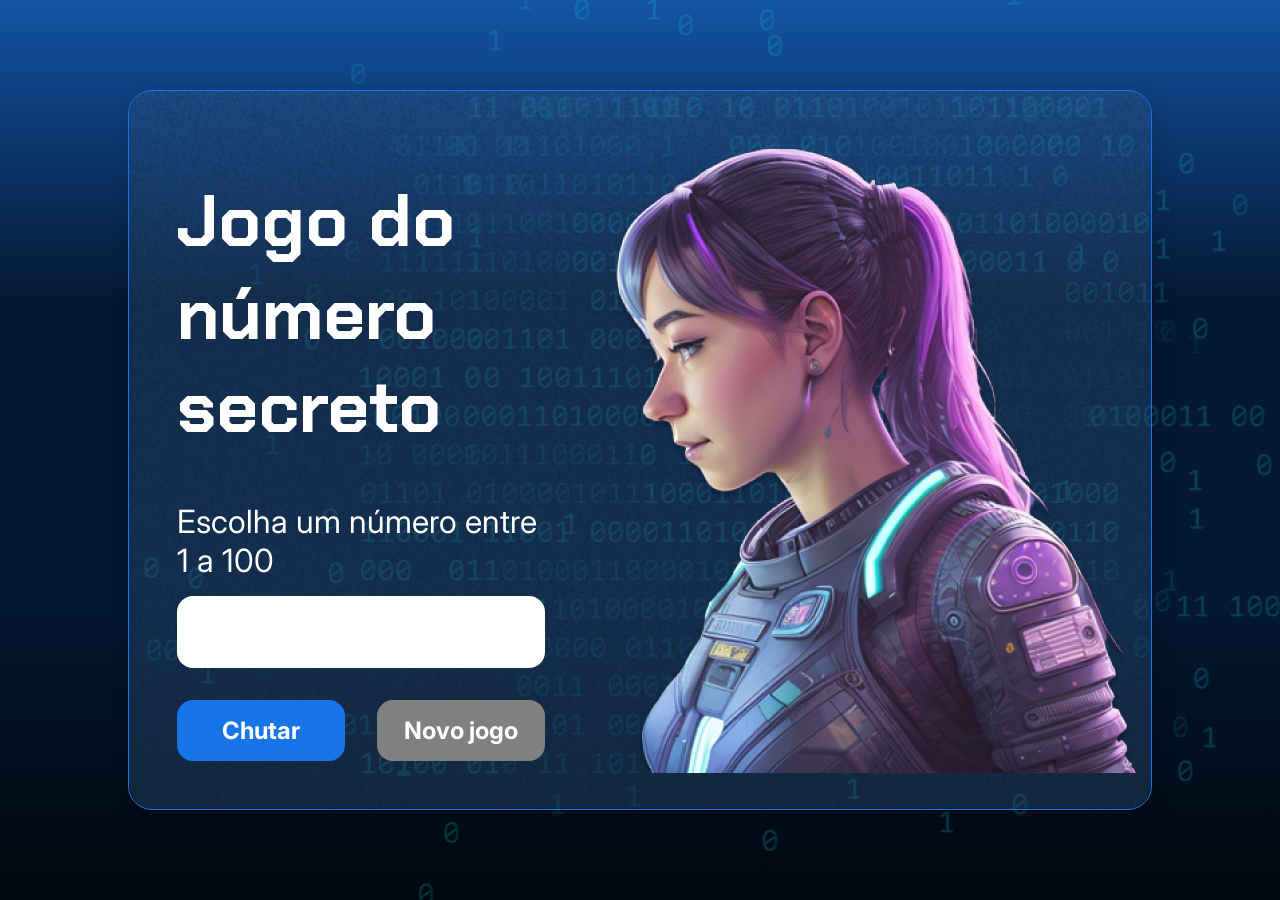
<file: git-github/projeto-inicial/index.html>
<!DOCTYPE html>
<html lang="pt-br">

<head>
    <meta charset="UTF-8">
    <meta name="viewport" content="width=device-width, initial-scale=1.0">
    <script src="https://code.responsivevoice.org/responsivevoice.js"></script>
    <link rel="preconnect" href="https://fonts.googleapis.com">
    <link rel="preconnect" href="https://fonts.gstatic.com" crossorigin>
    <link href="https://fonts.googleapis.com/css2?family=Chakra+Petch:wght@700&family=Inter:wght@400;700&display=swap"
        rel="stylesheet">
    <link rel="stylesheet" href="style.css">
    <title>JS Game</title>
</head>

<body>

    <div class="container">
        <div class="container__conteudo">
            <div class="container__informacoes">
                <div class="container__texto">
                    <h1>Adivinhe o <span class="container__texto-azul">numero secreto</span></h1>
                    <p class="texto__paragrafo">Escolha um número entre 1 a 100</p>
                </div>
                <input type="number" min="1" max="10" class="container__input">
                <div class="chute container__botoes">
                    <button onclick="verificarChute()" class="container__botao">Chutar</button>
                    <button onclick="reiniciarJogo()" id="reiniciar" class="container__botao" disabled>Novo jogo</button>
                </div>
            </div>
            <img src="./img/ia.png" alt="Uma pessoa olhando para a esquerda" class="container__imagem-pessoa" />
        </div>
    </div>




    <script src="app.js" defer></script>
</body>

</html>
</file>
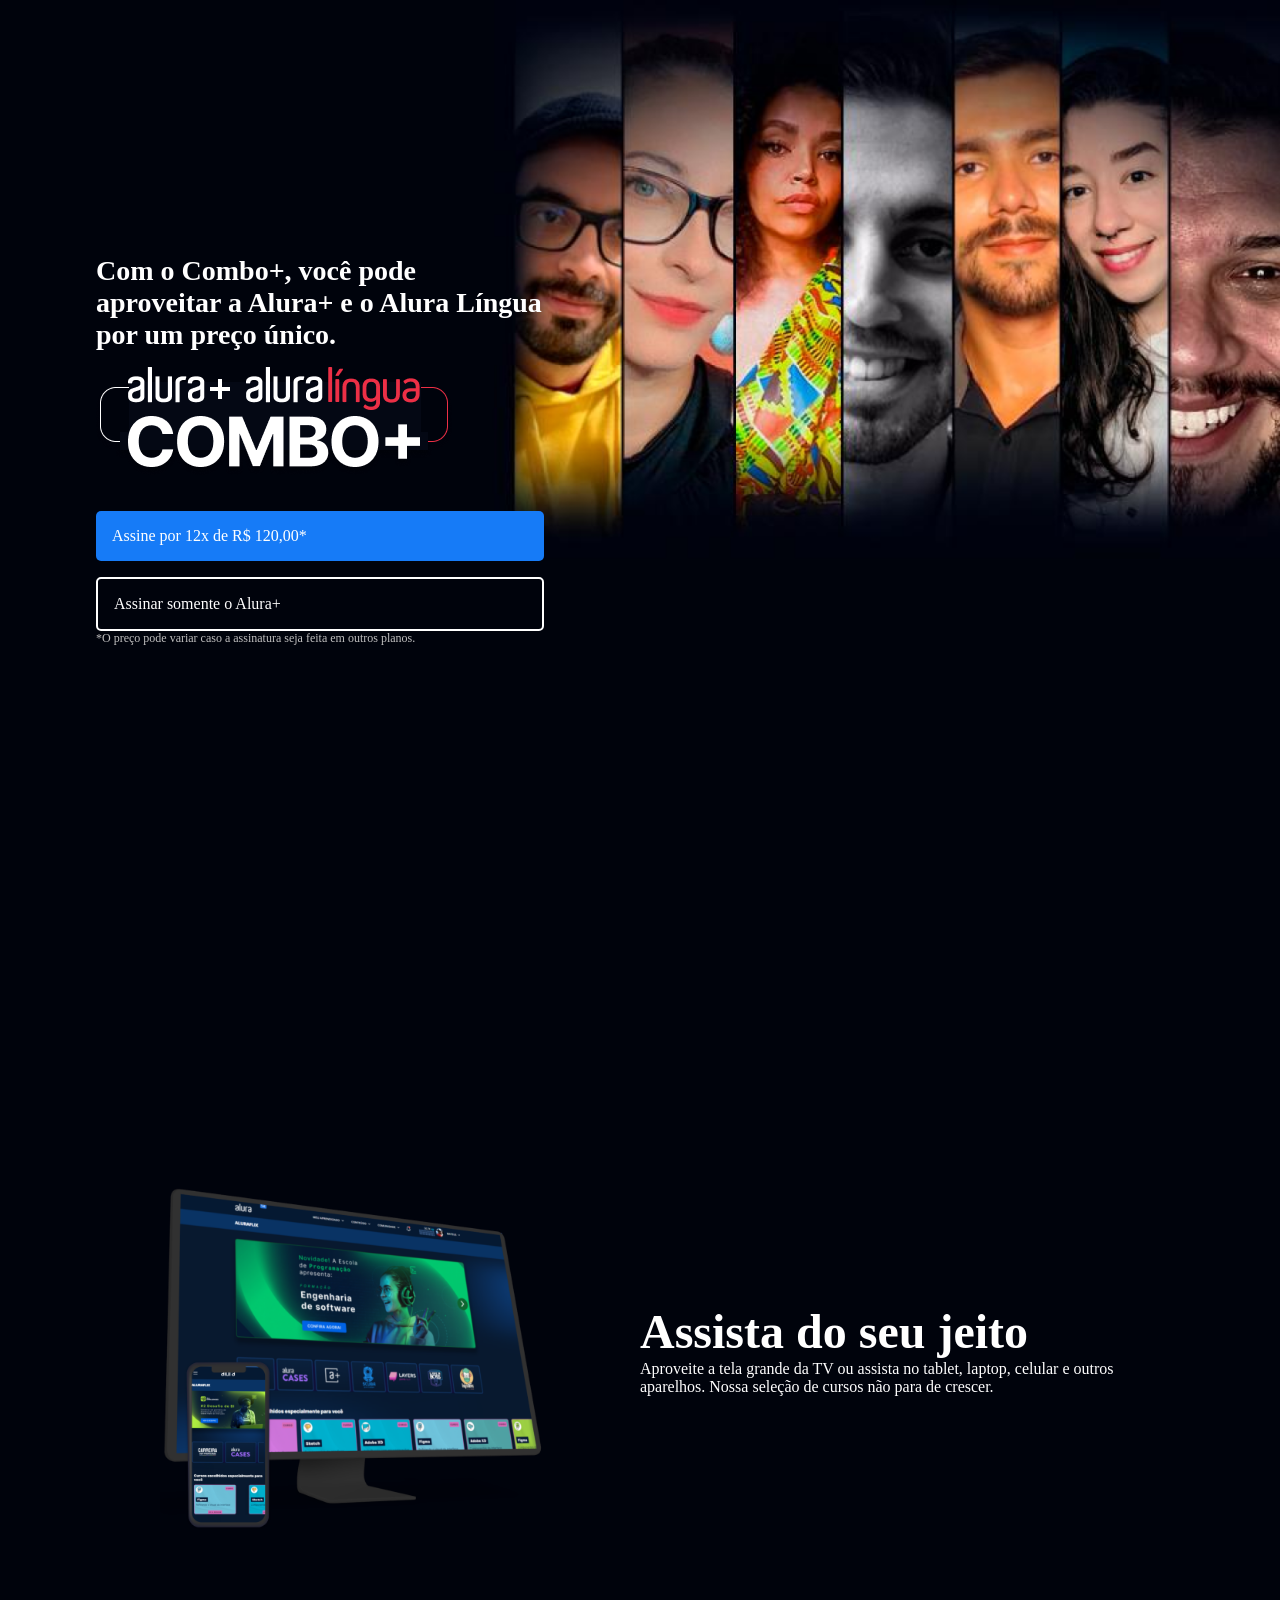
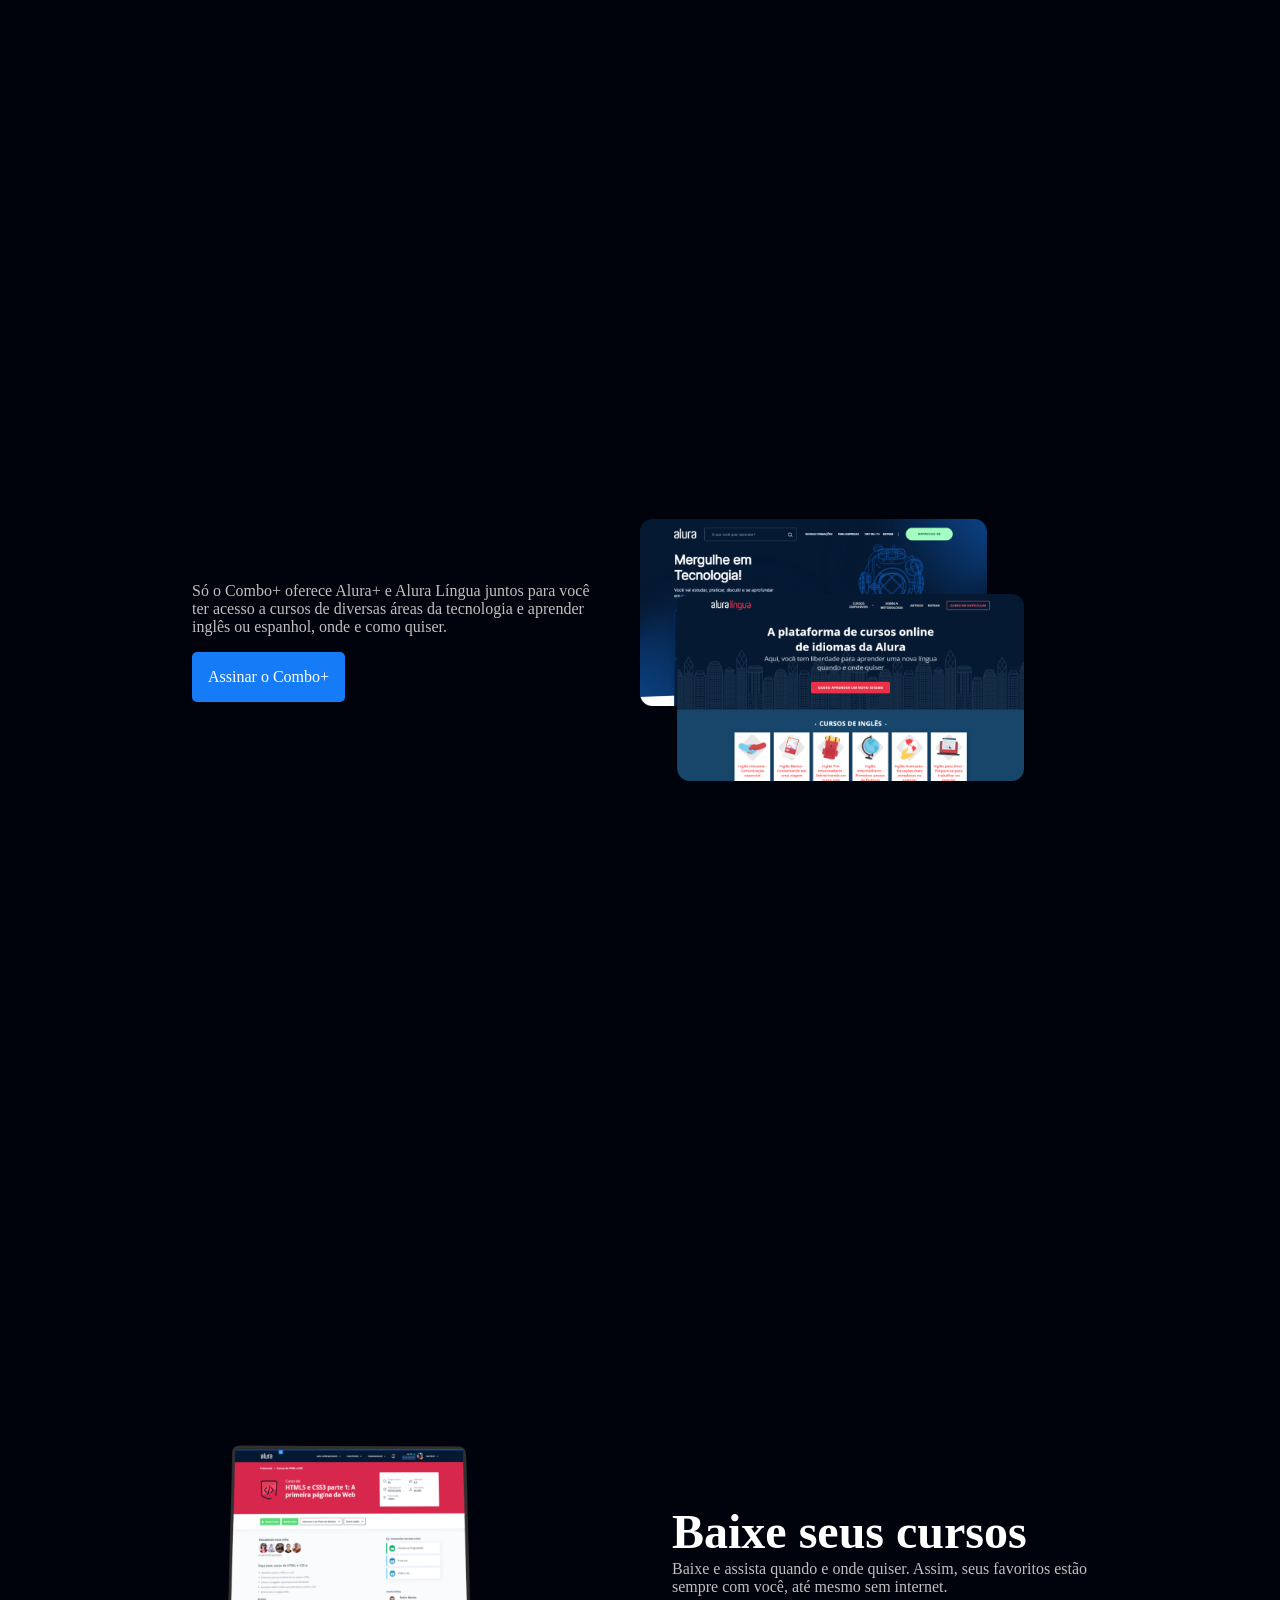
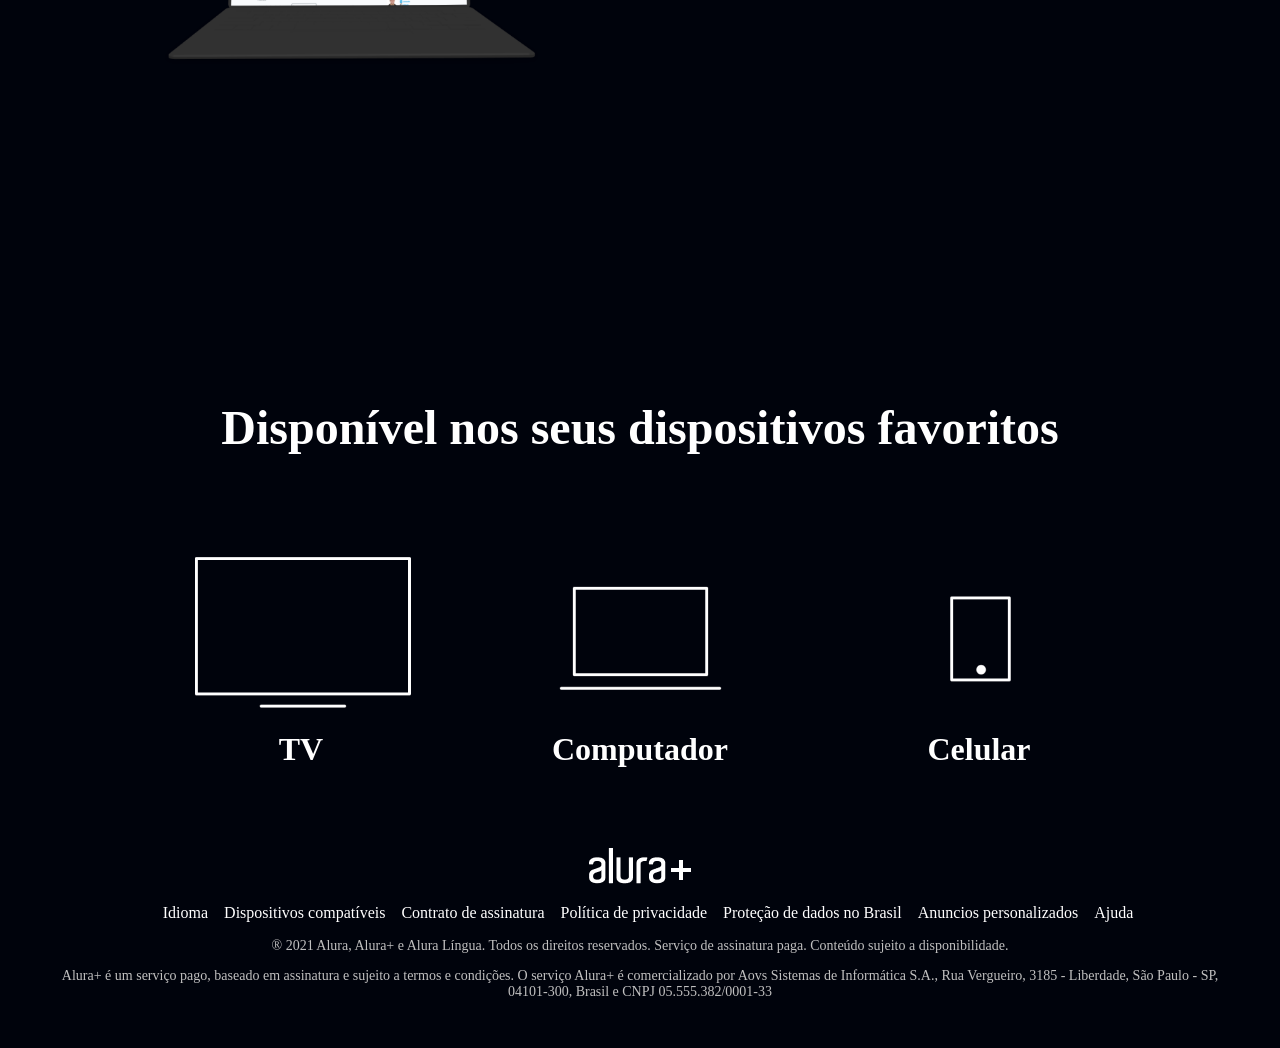
<file: html e css - praticando html-css/alura-plus/index.html>
<!doctype html>
<html lang="en">
  <head>
    <meta charset="UTF-8" />
    <meta name="viewport" content="width=device-width, initial-scale=1.0" />
    <link rel="stylesheet" href="style.css" />
    <link rel="preconnect" href="https://fonts.googleapis.com" />
    <link rel="preconnect" href="https://fonts.gstatic.com" crossorigin />
    <link
      href="https://fonts.googleapis.com/css2?family=Open+Sans:ital,wght@0,300..800;1,300..800&display=swap"
      rel="stylesheet"
    />
    <title>Document</title>
  </head>
  <body>
    <section class="container principal">
      <div class="container__caixa">
        <h1 class="container__titulo">
          Com o Combo+, você pode aproveitar a Alura+ e o Alura Língua por um
          preço único.
        </h1>
        <img
          class="container__img"
          src="img/Combo.png"
          alt="O combo+ é a junção do alura+ e o alura lingua"
        />
        <a href="www.alura.com.br" class="container__btn"
          >Assine por 12x de R$ 120,00*</a
        >
        <a href="www.alura.com.br" class="container__btn_secundario"
          >Assinar somente o Alura+</a
        >
        <p class="container__aviso">
          *O preço pode variar caso a assinatura seja feita em outros planos.
        </p>
      </div>
    </section>

    <section class="container secundario">
        <img class="secundario__img" src="img/Plataformas.png" alt="">
        <div class="conteiner__descricao">
            <h2 class="descricao__titulo">Assista do seu jeito</h2>
            <p class="descricao__texto"></p>Aproveite a tela grande da TV ou assista no tablet, laptop, celular e outros aparelhos. Nossa seleção de cursos não para de crescer.</p>
        </div>
    </section>

     <section class="container secundario">
       <div class="container__descricao">
        <p class="descricao__texto">Só o Combo+ oferece Alura+ e Alura Língua juntos para você ter acesso a cursos de diversas áreas da tecnologia e aprender inglês ou espanhol, onde e como quiser.</p>
        <a href="www.alura.com.br" class="container__btn secundario__btn">Assinar o Combo+</a>
    </div>
    <img src="img/Telas.png" class="secundario__img" alt="Tela da alura plus e da alura linguas">
    </section>

    <section class="container secundario">
      
    <img src="img/Notebook.png" class="secundario__img" alt="Notebook com a pagina do curso HTML5 e CSS3 da Alura abert">
     <div class="container__descricao">
        <h2 class="descricao__titulo">Baixe seus cursos</h2>
        <p class="descricao__texto">Baixe e assista quando e onde quiser. Assim, seus favoritos estão sempre com você, até mesmo sem internet.</p>
    </div>
    </section>

    <section class="dispositivos">
        <h2 class="dispositivos_titulo">Disponível nos seus dispositivos favoritos</h2>
        <ul class="dispositivos__lista">
            <li>
                <img src="img/tv.png" alt="televisao"><h3 class="lista__item" >TV</h3>
            </li>

            <li>
                <img src="img/computador.png" alt="computador"><h3 class="lista__item">Computador</h3>
            </li>

            <li>
                <img src="img/celular.png" alt="celular"><h3 class="lista__item">Celular</h3>
            </li>
        </ul>
    </section>

    <footer class="rodape">

        <img src="img/Logo.png" alt="Alura+" class="rodape__logo">
        <ul class="rodape__lista">
            <li class="lista__link"><a href="#">Idioma</a></li>
            <li class="lista__link"><a href="#">Dispositivos compatíveis</a></li>
            <li class="lista__link"><a href="#">Contrato de assinatura</a></li>
            <li class="lista__link"><a href="#">Política de privacidade</a></li>
            <li class="lista__link"><a href="#">Proteção de dados no Brasil</a></li>
            <li class="lista__link"><a href="#">Anuncios personalizados</a></li>
            <li class="lista__link"><a href="#">Ajuda</a></li>
        </ul>
        <p class="rodape__texto">® 2021 Alura, Alura+ e Alura Língua. Todos os direitos reservados. Serviço de assinatura paga. Conteúdo sujeito a disponibilidade.</p>
        <p class="rodape__texto">Alura+ é um serviço pago, baseado em assinatura e sujeito a termos e condições. O serviço Alura+ é comercializado por Aovs Sistemas de Informática S.A., Rua Vergueiro, 3185 - Liberdade, São Paulo - SP, 04101-300, Brasil e CNPJ 05.555.382/0001-33</p>
    </footer>
  </body>
</html>
</file>
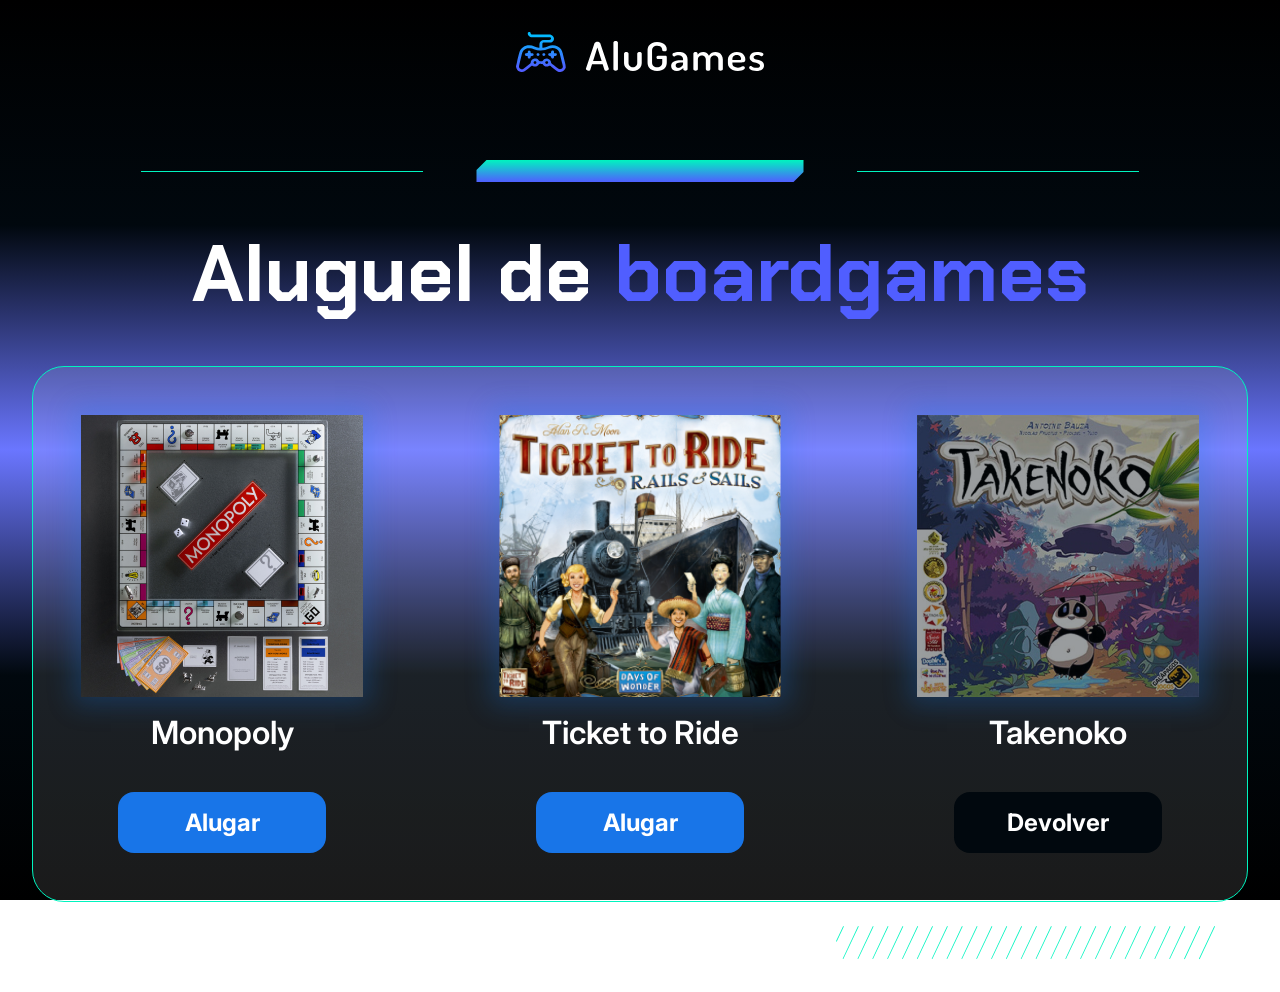
<file: logica de programacao - praticando com desafios/alugames/index.html>
<!DOCTYPE html>
<html lang="en">

<head>
    <meta charset="UTF-8">
    <meta name="viewport" content="width=device-width, initial-scale=1.0">
    <title>AluGames</title>
    <link rel="stylesheet" href="css/main.css">
</head>

<body class="body">
    <main class="container main">
        <img src="img/logo.svg" alt="Logo AluGames">
        <section class="divisor">
            <div class="divisor__line"></div>
            <img src="img/fade_bar.svg" alt="Visual bar" class="divisor__bar">
            <div class="divisor__line"></div>
        </section>
        <h1 class="page-title">Aluguel de <span class="page-title__emphasis">boardgames</span></h1>
        <section class="dashboard">
            <ul class="dashboard__items">
                <li class="dashboard__items__item" id="game-1">
                    <div class="dashboard__item__img">
                        <img src="img/monopoly.png" alt="Capa jogo Monopoly">
                    </div>
                    <p class="dashboard__item__name">Monopoly</p>
                    <a onclick="alterarStatus(1)" href="#" class="dashboard__item__button">Alugar</a>
                </li>
                <li class="dashboard__items__item" id="game-2">
                    <div class="dashboard__item__img">
                        <img src="img/ticket_to_ride.png" alt="Capa jogo Ticket to Ride">
                    </div>
                    <p class="dashboard__item__name">Ticket to Ride</p>
                    <a onclick="alterarStatus(2)" href="#" class="dashboard__item__button">Alugar</a>
                </li>
                <li class="dashboard__items__item" id="game-3">
                    <div class="dashboard__item__img dashboard__item__img--rented">
                        <img src="img/takenoko.png" alt="Capa jogo Takenoko">
                    </div>
                    <p class="dashboard__item__name">Takenoko</p>
                    <a onclick="alterarStatus(3)" href="#" class="dashboard__item__button dashboard__item__button--return">Devolver</a>
                </li>
            </ul>
        </section>
        <img src="img/hachuras.svg" alt="Visual hachuras" class="hachuras">
    </main>

    <script src="js/app.js"></script>
</body>

</html>
</file>
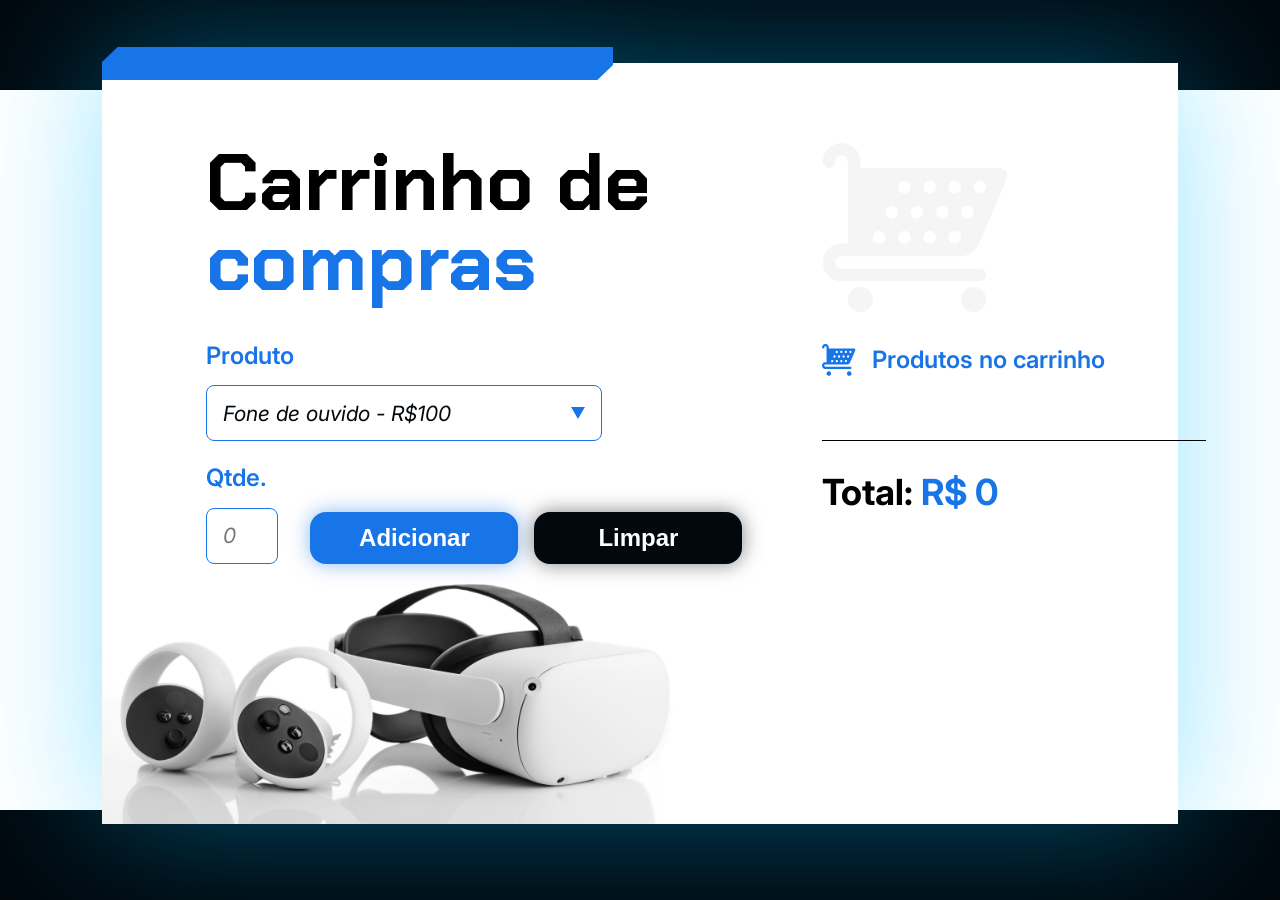
<file: logica de programacao - praticando com desafios/carrinho-compras/index.html>
<!DOCTYPE html>
<html lang="en">

<head>
  <meta charset="UTF-8">
  <meta name="viewport" content="width=device-width, initial-scale=1.0">

  <link rel="preconnect" href="https://fonts.googleapis.com">
  <link rel="preconnect" href="https://fonts.gstatic.com" crossorigin>
  <link href="https://fonts.googleapis.com/css2?family=Chakra+Petch:wght@700&family=Inter:wght@400;600;700&display=swap"
    rel="stylesheet">
  <link rel="stylesheet" href="style.css">

  <title>Carrinho de compras</title>
</head>

<body>
  <main class="conteudo-principal">
    <div class="grafismo-azul"></div>
    <section class="adicionar-produto">
      <h1 class="titulo">
        Carrinho de <span class="texto-azul">compras</span>
      </h1>

      <form class="formulario">
        <label class="campo-grupo">
          <span class="texto-medio-azul">Produto</span>
          <select class="produto-input" name="produto" id="produto">
            <option value="Fone de ouvido - R$100">Fone de ouvido - R$100</option>
            <option value="Celular - R$1400">Celular - R$1400</option>
            <option value="Oculus VR - R$5000">Oculus VR - R$5000</option>
          </select>
          </div>
        </label>

        <section class="parte-inferior">
          <label class="campo-grupo">
            <span class="texto-medio-azul">Qtde.</span>
            <input class="quantidade-input" id="quantidade" type="number" placeholder="0">
          </label>

          <section class="botoes-wrapper">
            <button onclick="adicionar()" type="button" class="botao-form botao-adicionar">Adicionar</button>
            <button onclick="limpar()" type="button" class="botao-form botao-limpar">Limpar</button>
          </section>
        </section>
      </form>
    </section>
    <section class="carrinho">
      <img src="./assets/carrinho-cinza.svg" alt="Imagem de um carrinho de compras cinza">

      <div class="titulo-wrapper">
        <img src="./assets/icone-carrinho.svg" alt="ícone de carrinho">

        <h2 class="carrinho__titulo">Produtos no carrinho</h2>
      </div>

      <section class="carrinho__produtos" id="lista-produtos">
        <section class="carrinho__produtos__produto">
          <span class="texto-azul">1x</span> Celular <span class="texto-azul">R$1400</span>
        </section>
      </section>

      <div class="divisoria"></div>

      <p class="carrinho__total">
        Total: <span class="texto-azul" id="valor-total">R$1400</span>
      </p>
    </section>
  </main>

  <script src="js/app.js"></script>
</body>

</html>
</file>
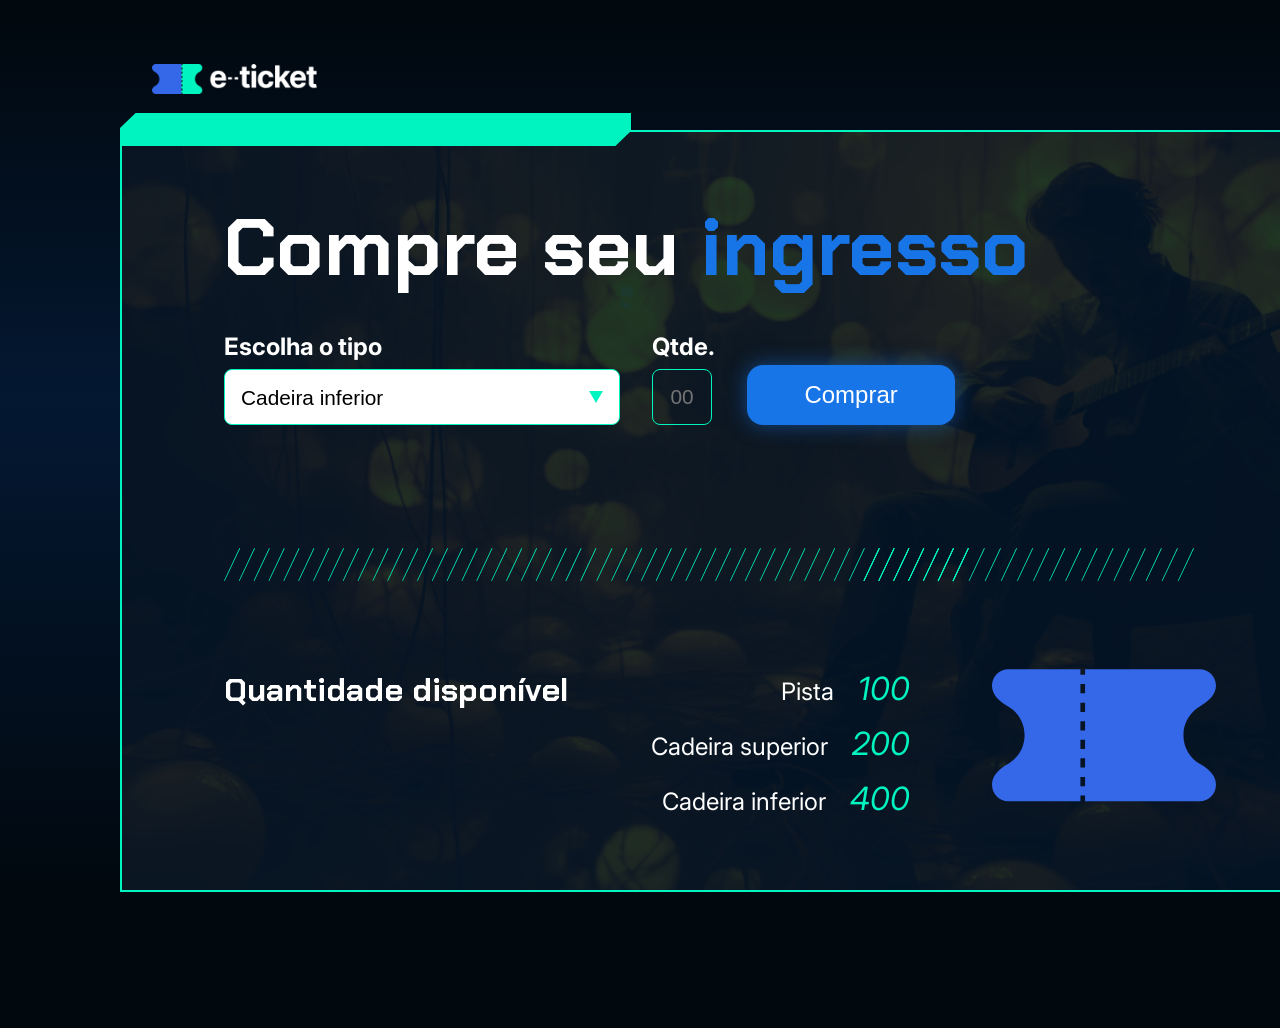
<file: logica de programacao - praticando com desafios/ingresso/index.html>
<!DOCTYPE html>
<html lang="pt-BR">

<head>
    <meta charset="UTF-8">
    <meta name="viewport" content="width=device-width, initial-scale=1.0">
    <link rel="preconnect" href="https://fonts.googleapis.com">
    <link rel="preconnect" href="https://fonts.gstatic.com" crossorigin>
    <link href="https://fonts.googleapis.com/css2?family=Chakra+Petch:wght@700&family=Inter:wght@400;700&display=swap" rel="stylesheet">
    <link rel="stylesheet" href="./styles/_reset.css">
    <link rel="stylesheet" href="./styles/style.css">
    <title>e-Ticket</title>
</head>

<body>
    <header>
        <img class="logo" src="./assets/PNG/Logo e-tricket.png" alt="Logo">
    </header>
    <main class="container">

        <div class="grafismo"></div>
        <h1>Compre seu <span>ingresso</span></h1>
        <form action="">
            <label class="input-group">
                Escolha o tipo
                <select name="tipo-ingresso" id="tipo-ingresso">
                    <option value="inferior">Cadeira inferior</option>
                    <option value="superior">Cadeira superior</option>
                    <option value="pista">Pista</option>
                </select>
            </label>
            <label class="input-group">Qtde.
                <input type="number" id="qtd" placeholder="00" min="1" max="10">
            </label>
            <button onclick="comprar()" type="button">Comprar</button>
        </form>
        <img class="hachuras" src="./assets/SVG/Hachuras.svg" alt="">
        <section>
            <h2>Quantidade disponível</h2>

            <ul class="lista">
                <li>Pista<span id="qtd-pista">100</span></li>
                <li>Cadeira superior<span id="qtd-superior">200</span></li>
                <li>Cadeira inferior<span id="qtd-inferior">400</span></li>
                
            </ul>
            <img src="./assets/Ingresso.svg" alt="">
        </section>
    </main>

    <script src="js/app.js"></script>
</body>

</html>
</file>
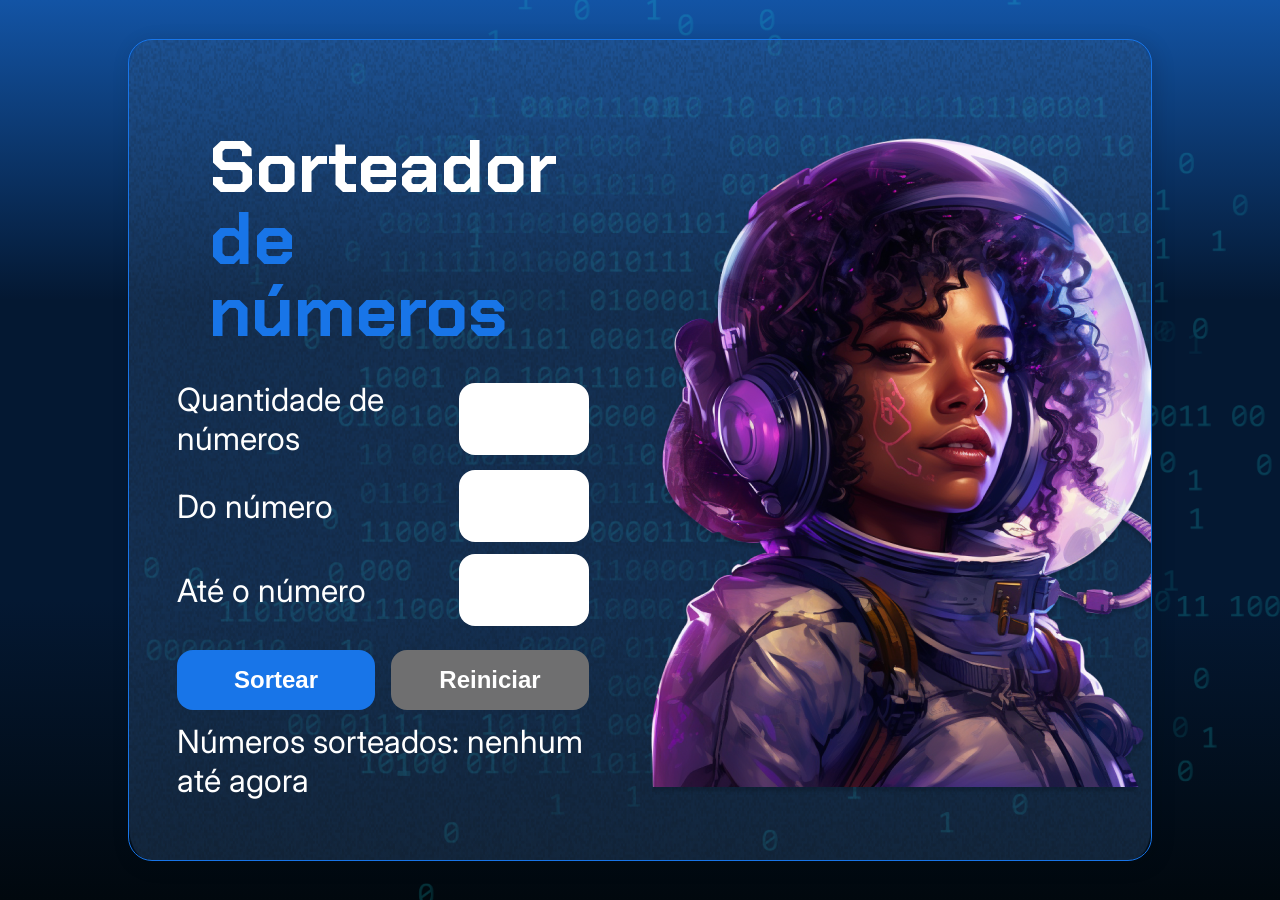
<file: logica de programacao - praticando com desafios/sorteador-numeros/index.html>
<!DOCTYPE html>
<html lang="pt-br">

<head>
    <meta charset="UTF-8">
    <meta name="viewport" content="width=device-width, initial-scale=1.0">
    <link rel="preconnect" href="https://fonts.googleapis.com">
    <link rel="preconnect" href="https://fonts.gstatic.com" crossorigin>
    <link href="https://fonts.googleapis.com/css2?family=Chakra+Petch:wght@700&family=Inter:wght@400;700&display=swap" rel="stylesheet">
    <link rel="stylesheet" href="style.css">
    <title>Sorteador de números</title>
</head>

<body>
    <div class="container">
        <div class="container__conteudo">
            <div class="container__informacoes">
                <div class="container__texto">
                    <h1>Sorteador<span class="container__texto-azul"> de números</span></h1>

                    <div class="container__campo">
                        <label class="texto__paragrafo">Quantidade de números</label>
                        <input class="container__input" id="quantidade" type="number" min="1">
                    </div>
                    
                    <div class="container__campo">
                        <label class="texto__paragrafo">Do número</label>
                        <input class="container__input" id="de" type="number" min="1">
                    </div>
                    
                    <div class="container__campo">
                        <label class="texto__paragrafo">Até o número</label>
                        <input class="container__input" id="ate" type="number" min="1">
                    </div>
                </div>
                
                <div class="chute container__botoes">
                    <button onclick="sortear()" id="btn-sortear" class="container__botao">Sortear</button>
                    <button onclick="reiniciar()" id="btn-reiniciar" class="container__botao-desabilitado" >Reiniciar</button>
                </div>

                <div class="container__texto" id="resultado">
                    <label class="texto__paragrafo">Números sorteados:  nenhum até agora</label>
                </div>
            </div>

            <img src="./img/ia.png" alt="Uma pessoa com capacete de astronauta" class="container__imagem-pessoa" />
        </div>
    </div>

    <script src="app.js" defer></script>
</body>

</html>
</file>
<file: git-github/projeto-inicial/style.css>
* {
    box-sizing: border-box;
    margin: 0;
    padding: 0;
    color: white;
}

body {
    background: linear-gradient(#1354A5 0%, #041832 33.33%, #041832 66.67%, #01080E 100%);
    height: 100vh;
    display: flex;
    align-items: center;
    justify-content: center;
}


body::before {
    background-image: url("img/code.png");
    background-repeat: no-repeat;
    background-position: right;
    content: "";
    display: block;
    position: absolute;
    width: 100%;
    height: 100%;
    opacity: 0.4;
}

.container {
    width: 80%;
    height: 80%;
    display: flex;
    align-items: center;
    justify-content: space-between;
    border-radius: 24px;
    border: 1px solid #1875E8;
    box-shadow: 4px 4px 20px 0px rgba(1, 8, 14, 0.15);
    background-image: url("img/Ruido.png");
    background-size: 100% 100%;
    position: relative;
}


.container__conteudo {
    display: flex;
    align-items: center;
    position: absolute;
    bottom: 0;
}

.container__informacoes {
    flex: 1;
    padding: 3rem;
}

.container__botao {
    border-radius: 16px;
    background: #1875E8;
    padding: 16px 24px;
    width: 100%;
    font-size: 24px;
    font-weight: 700;
    border: none;
    margin-top: 2rem;
}

.container__texto {
    margin: 16px 0 16px 0;
}

.container__texto-azul {
    color: #1875E8;
}

.container__input {
    width: 100%;
    height: 72px;
    border-radius: 16px;
    background-color: #FFF;
    border: none;
    color: #1875E8;
    padding: 2rem;
    font-size: 24px;
    font-weight: 700;
    font-family: 'Inter', sans-serif;
}

.container__botoes {
    display: flex;
    gap: 2em;
}

h1 {
    font-family: 'Chakra Petch', sans-serif;
    font-size: 72px;
    padding-bottom: 3rem;
}

p,
button {
    font-family: 'Inter', sans-serif;
}

.texto__paragrafo {
    font-size: 32px;
    font-weight: 400;
}

button:disabled {
    background-color: gray;
}

@media screen and (max-width: 1250px) {

    h1 {
        font-size: 50px;
    }

    .container__botao {
        font-size: 16px;
    }


    .texto__paragrafo {
        font-size: 24px;
    }

    .container__imagem-pessoa {
        display: none;
    }

    .container__conteudo {
        display: block;
        position: inherit;
    }

    .container__informacoes {
        padding: 1rem
    }
}
</file>
<file: html e css - praticando html-css/alura-plus/style.css>
:root {
  /* aqui eu crio as variaveis de estilo */
  --branco-principal: #ffffff;
  --cinza-secundario: #c0c0c0;
  --btn-azul: #167bf7;
  --cor-de-fundo: #00030c;
  font-family: "Inter";
}

body {
  background-color: var(--cor-de-fundo);
  color: var(--branco-principal);
  font-family: var(--fonte-principal);
  font-size: 16px;
  font-weight: 400;
}

* {
  /* o seletor * pega todos  os elementos html para estilizar */
  margin: 0;
  padding: 0;
}

.principal {
  background-image: url(img/Background.png);
  background-repeat: no-repeat;
  background-size: contain; /*dai ele pega a altura do container para preencher */
  --fonte-principal: "Inter";
  align-items: center;
}

.container {
  height: 100vh;
  display: grid;
  grid-template-columns: 50% 50%;
}

.container__btn {
  background-color: var(--btn-azul);
  border-radius: 5px;
  padding: 1em; /* em pega o tamanho da fonte, exemplo, se a fonte é 16px,  padding tbm é */
  color: var(--branco-principal);
  display: block;
  text-decoration: none;
  margin-bottom: 1em;
}

.container__btn:hover{
  background-color: var(--branco-principal);
  color: var(--btn-azul);

}

.container__btn:active{
  background-color: var(--cinza-secundario);
  color: var(--btn-azul);

}

.container__btn_secundario {
  background-color: transparent;
  border-radius: 5px;
  border: 2px solid var(--branco-principal);
  padding: 1em; /* em pega o tamanho da fonte, exemplo, se a fonte é 16px,  padding tbm é */
  color: var(--branco-principal);
  display: block;
  text-decoration: none;
}

.container__btn_secundario:hover{
  border: 2px solid var(--btn-azul);
}

.container__aviso {
  font-size: 12px;
  color: var(--cinza-secundario);
}

.container__titulo {
  font-size: 28px;
  font-weight: 700;
}
.container__img {
  margin: 1em 0 2em 0; /* qnd se coloca 4 valores, funciona como um relogio em sentido horario. em cima, direita, embaixo, esquerda */
}

.container__caixa {
  margin: 0 6em; /*o 0 representa top e bottom, e o 6em representa direita e esquerda */
}

.secundario__img {
  width: 80%;
}

.secundario {
  margin: 0 10em;
  align-items: center;
}

.descricao__titulo {
  font-weight: 700;
  font-size: 48px;
  color: var(--branco-principal);
  margin-bottom: 0.1rem;
}

.descricao__texto {
  color: var(--cinza-secundario);
}

.secundario__btn {
  display: inline-block; /*o inline trnaformou o elemento em linha e o block faz a quebra de linha */
  margin-top: 1em;
}

.container__descricao {
  padding: 2em;
}
.dispositivos_titulo {
  font-size: 48px;
  color: var(--branco-principal);
}

.dispositivos__lista {
  display: flex; /* a direção padrao do flex é linha ou row (horizontal) */
  justify-content: center;
  list-style-type: none;
  margin: 5em 0; /* top, bottom com margem e laterais sem */
}

.dispositivos {
  text-align: center;
}

.lista__item {
  font-size: 32px;
  color: var(--branco-principal);
}

.rodape {
  margin: 3em 3em;
  text-align: center;
}

.rodape__lista {
  display: flex;
  justify-content: center;
  list-style-type: none;
  margin: 1em;
}

.lista__link a {
  text-decoration: none;
  color: var(--branco-principal);
  margin-left: 1em;
}
.rodape__texto {
  font-size: 14px;
  color: var(--cinza-secundario);
  margin: 1em 0;
  font-size: 14px;
}
.lista__link a:hover{
    color: var(--btn-azul);
}

.lista__link a:active{
    color: var(--cinza-secundario);
}
</file>
<file: logica de programacao - praticando com desafios/alugames/css/main.css>
@import url(_reset.css);
@import url('https://fonts.googleapis.com/css2?family=Chakra+Petch:wght@700&family=Inter:wght@600;700&display=swap');

.body {
    color: #FFFFFF;

    min-height: 100vh;

    background: rgb(0, 0, 0);
    background: linear-gradient(to bottom, rgba(0, 0, 0, 1) 0%, rgba(1, 8, 14, 1) 25%, rgba(80, 94, 255, 0.85) 50%, rgba(1, 8, 14, 1) 75%, rgba(0, 0, 0, 1) 100%);
    background-repeat: no-repeat;
    background-attachment: fixed;

    display: flex;
    flex-direction: column;
    justify-content: center;

    padding: 2rem;
}

@media screen and (min-width: 1440px) {
    .body {
        padding: 2rem calc((100vw - 1086px)/2);
    }
}

.main {
    display: flex;
    flex-direction: column;
    align-items: center;
}

.divisor {
    display: flex;
    gap: 53px;
    align-items: center;

    margin: 88px 0px 40px;
}

.divisor__line {
    height: 1px;
    width: 282px;
    background-color: #00F4BF;
}

.page-title {
    font-family: 'Chakra Petch', sans-serif;
    font-weight: 700;
    font-size: 5rem;

    margin-bottom: 2.5rem;
}

.page-title__emphasis {
    color: #505EFF;
}

.dashboard {
    background-color: rgba(255, 255, 255, 0.1);

    border-radius: 2rem;
    border-width: 1px;
    border-style: solid;
    border-color: #00F4BF;

    padding: 3rem;
    width: 100%;
}

.dashboard__items {
    display: flex;
    justify-content: space-between;
}

.dashboard__items__item {
    display: flex;
    flex-direction: column;
    align-items: center;
    justify-content: flex-start;

    font-family: 'Inter', sans-serif;
}

.dashboard__item__img {
    box-shadow: 0px 0px 24px 8px rgba(24, 118, 232, 0.25);

    margin-bottom: 1rem;
}

.dashboard__item__img--rented {
    position: relative;
}

.dashboard__item__img--rented::after {
    content: "";
    display: block;
    width: 100%;
    height: 100%;

    position: absolute;
    top: 0;
    
    background-color: rgba(1, 8, 14, 0.4);
}

.dashboard__item__name {
    font-weight: 600;
    font-size: 2rem;

    margin-bottom: 2.5rem;
}

.dashboard__item__button {
    display: flex;
    justify-content: center;

    font-weight: 700;
    font-size: 1.5rem;

    padding: 1rem 1.5rem;
    min-width: 13rem;

    border-radius: 1rem;

    background-color: #1875E8;
}

.dashboard__item__button--return {
    background-color: #01080E;
}

.hachuras {
    margin-top: 1.5rem;
    margin-right: 33px;
    align-self: flex-end;
}
</file>
<file: logica de programacao - praticando com desafios/carrinho-compras/style.css>
* {
  margin: 0;
  padding: 0;
  box-sizing: border-box;
}

body {
  min-height: 100vh;
  height: auto;
  background: linear-gradient(to bottom,
      #01080E 10%,
      #FFF 10%,
      #FFF 90%,
      #01080E 90%);
  padding: 7vh 8vw 5vh;
  font-family: 'Inter', sans-serif;
  font-size: 16px;
}

button {
  background: inherit;
  color: inherit;
  border: 0;
}

select {
  appearance: none;
}

input[type="number"]::-webkit-outer-spin-button,
input[type="number"]::-webkit-inner-spin-button {
    -webkit-appearance: none;
    margin: 0;
}

input[type="number"] {
    appearance: textfield;
}

.texto-medio-azul {
  color: var(--Light-Blue, #1875E8);
  font-size: 1.5rem;
  font-style: normal;
  font-weight: 600;
  line-height: 110%; /* 1.65rem */
}

.conteudo-principal {
  filter: drop-shadow(0px 0px 70px rgba(2, 189, 255, 0.40));
  min-height: 100%;
  padding: 5rem 6.5rem;
  
  display: grid;
  grid-template-columns: 1.375fr 1fr;
  column-gap: 5rem;

  background: white url('./assets/oculos.png') no-repeat bottom left;
  background-size: auto 40%;

  position: relative;
  background-position: left bottom -40px;
}

.grafismo-azul {
  position: absolute;
  width: 31.9375rem;
  height: 2.0625rem;
  background-image: url('./assets/grafismo-azul.svg');
  top: -1rem;
}

.titulo {
  font-family: 'Chakra Petch', sans-serif;
  font-size: 5rem;
  font-style: normal;
  font-weight: 700;
  line-height: 100%;
  margin-bottom: 2.5rem;
}

.texto-azul {
  color: #1875E8;
}

.formulario {
  display: flex;
  flex-direction: column;
  align-items: flex-start;
  gap: 1.5rem;
}

.formulario .campo-grupo {
  display: flex;
  flex-direction: column;
  align-items: flex-start;
  gap: 1rem;
}

.produto-input {
  width: 24.75rem;
  height: 3.5rem;
  padding: 1rem;
  border-radius: 0.5rem;
  border: 1px solid var(--Light-Blue, #1875E8);

  color: var(--Void, #01080E);
  font-family: Inter;
  font-size: 1.3125rem;
  font-style: italic;
  font-weight: 400;
  line-height: 110%;
  
  background: url('./assets/arrow-down.svg') no-repeat right 1rem top 50%;
}

.dropdown {
  width: 3.375rem;
  height: 3.5rem;
  padding: 1rem;
  justify-content: center;
  align-items: center;
  gap: 0.625rem;
  border-radius: 0rem 0.5rem 0.5rem 0rem;
  border: 1px solid var(--Light-Blue, #1875E8);
  cursor: pointer;
}

.formulario > .parte-inferior {
  display: flex;
  align-items: flex-end;
  gap: 2rem;
}

.quantidade-input {
  display: flex;
  height: 3.5rem;
  padding: 1rem;
  width: 4.5rem;
  border-radius: 0.5rem;
  border: 1px solid var(--Light-Blue, #1875E8);

  color: var(--Void, #01080E);
  font-family: Inter;
  font-size: 1.3125rem;
  font-style: italic;
  font-weight: 400;
  line-height: 110%;
}

.botoes-wrapper {
  display: flex;
  align-items: flex-end;
  gap: 1rem;
}

.botao-form {
  display: flex;
  flex-direction: column;
  justify-content: center;
  align-items: center;
  width: 13rem;
  height: 3.25rem;
  padding: 1rem 1.5rem;
  gap: 0.625rem;
  border-radius: 1rem;
  cursor: pointer;
}

.botao-adicionar {
  background: var(--Light-Blue, #1875E8);
  box-shadow: 0px 0px 20px 0px rgba(24, 117, 232, 0.50);

  color: var(--Branco, #FFF);
  font-size: 1.5rem;
  font-weight: 700;
  line-height: normal;
}

.botao-limpar {
  border-radius: 1rem;
  background: var(--Void, #01080E);
  box-shadow: 0px 0px 20px 0px rgba(1, 8, 14, 0.50);

  color: var(--Branco, #FFF);
  font-size: 1.5rem;
  font-weight: 700;
  line-height: normal;
}

.carrinho {
  display: flex;
  width: 24rem;
  flex-direction: column;
  align-items: flex-start;
  gap: 2rem;
}

.titulo-wrapper {
  display: flex;
  align-items: center;
  gap: 1rem;
}

.carrinho__titulo {
  color: var(--Light-Blue, #1875E8);
  font-family: Inter;
  font-size: 1.5rem;
  font-style: normal;
  font-weight: 600;
  line-height: 110%; /* 1.65rem */
}

.carrinho__produtos {
  display: flex;
  flex-direction: column;
  align-items: flex-start;
  gap: 1rem;
}

.carrinho__produtos__produto {
  font-size: 1.3125rem;
  font-style: italic;
  font-weight: 400;
  line-height: 110%; /* 1.44375rem */
}

.divisoria {
  width: 24rem;
  height: 0.0625rem;
  background: #000;
}

.carrinho__total {
  font-size: 2.25rem;
  font-weight: 700;
  line-height: 110%; /* 2.475rem */
}

.adicionar-produto {
  padding-bottom: 180px;
}
</file>
<file: logica de programacao - praticando com desafios/ingresso/styles/style.css>
body {
    width: 1440px;
    height: 100vh;
    background: linear-gradient(180deg, rgba(1, 8, 14, 1) 1%, rgba(4, 24, 50, 1) 39%, rgba(1, 8, 14, 1) 88%);
    margin: 5% auto;
    color: #fff;
}

header {
    width: 1200px;
    margin: 2rem auto;
}

header .logo {
    width: 196.8px;
    padding-left: 2rem;
}

main.container {
    width: 1200px;
    height: auto;
    border: 2px solid #00F4BF;
    margin: 0 auto;
    padding: 4.5rem 6.38rem;
    background-image: url('../assets/PNG/Imagem\ com\ borda.png');
    background-size: cover;
    position: relative;
}

main.container .grafismo {
    background: url('../assets/SVG/Grafismo\ verde.svg');
    width: 31.9375rem;
    height: 2.0625rem;
    position: absolute;
    top: -19px;
    left: -2px;
}

main.container h1 {
    font-family: 'Chakra Petch', sans-serif;
    font-size: 5rem;
    line-height: 110%;
}

main.container h1 span {
    color: #1875E8;
}

form {
    display: flex;
    align-items: flex-end;
    gap: 2rem;
    margin: 2.5rem 0;
}

form .input-group {
    display: flex;
    flex-direction: column;
    align-items: flex-start;
    gap: .5rem;

    font-family: 'Inter', sans-serif;
    font-weight: 700;
    font-size: 1.5rem;
}

form .input-group select,
form .input-group input {
    background: none;
    color: white;
    border: 1px solid #00F4BF;
    border-radius: .5rem;
    height: 3.5rem;
    padding: .5rem 1rem;
    font-size: 1.3rem;
}

form .input-group select {
    width: 24.75rem;
    appearance: none;
    background: url('../assets/PNG/Arrow\ down.png') no-repeat right 1rem top 50%;
    color: black;
    background-color: white;
}

form .input-group input {
    width: 60px;
}

form .input-group input::placeholder {
    text-align: center;
}

form button {
    color: white;
    font-size: 1.5rem;
    border: none;
    background-color: #1875E8;
    padding: 1rem 1.5rem;
    border-radius: 1rem;
    width: 13rem;
    box-shadow: 0px 0px 20px 0px rgba(24, 117, 232, 0.50);
    cursor: pointer;
}

.hachuras {
    margin: 5.19rem 0;
}

.container section {
    display: flex;
    justify-content: space-between;
    align-items: flex-start;
    align-self: stretch;
}

.container section h2 {
    font-size: 2rem;
}

.container section ul {
    display: flex;
    flex-direction: column;
    align-items: flex-end;
    gap: 1rem;

    font-size: 1.5rem;
    font-family: 'Inter', sans-serif;
    font-weight: 400;
}

.container section ul li span {
    color: #00F4BF;
    font-style: italic;
    font-size: 2rem;
    padding-left: 1.5rem;
}
</file>
<file: logica de programacao - praticando com desafios/sorteador-numeros/style.css>
* {
    box-sizing: border-box;
    margin: 0;
    padding: 0;
    color: white;
}

body {
    background: linear-gradient(#1354A5 0%, #041832 33.33%, #041832 66.67%, #01080E 100%);
    height: 100vh;
    display: flex;
    align-items: center;
    justify-content: center;
}

body::before {
    background-image: url("img/code.png");
    background-repeat: no-repeat;
    background-position: right;
    content: "";
    display: block;
    position: absolute;
    width: 100%;
    height: 100%;
    opacity: 0.4;
}

.container {
    width: 80%;
    min-height: 50vh;
    display: flex;
    align-items: center;
    justify-content: space-between;
    border-radius: 24px;
    border: 1px solid #1875E8;
    box-shadow: 4px 4px 20px 0px rgba(1, 8, 14, 0.15);
    background-image: url("img/Ruido.png");
    background-size: 100% 100%;
    position: relative;
    overflow: hidden;
}

.container__conteudo {
    display: flex;
    align-items: center;
    position: relative;
    width: 100%;
}

.container__informacoes {
    flex: 1;
    padding: 3rem;
}

.container__texto {
    margin: 12px 0;
    display: flex;
    flex-direction: column;
}

.container__texto-azul {
    color: #1875E8;
    display: block;

}

.container__campo {
    display: flex;
    align-items: center;
    justify-content: space-between;
    margin-bottom: 12px;
}

.container__input {
    width: 130px;
    height: 72px;
    border-radius: 16px;
    background-color: #FFF;
    border: none;
    color: #1875E8;
    padding: 2rem;
    font-size: 24px;
    font-weight: 700;
    font-family: 'Inter', sans-serif;
}

.container__botoes {
    display: flex;
    flex-direction: row;
    gap: 1em;
}

.container__botao {
    border-radius: 16px;
    background: #1875E8;
    padding: 16px 24px;
    font-size: 24px;
    width: 100%;
    font-weight: 700;
    border: none;
    cursor: pointer;
}

.container__botao-desabilitado {
    border-radius: 16px;
    background: #6f6f70;
    padding: 16px 24px;
    font-size: 24px;
    width: 100%;
    font-weight: 700;
    border: none;
    cursor: not-allowed;
}

h1 {
    font-family: 'Chakra Petch', sans-serif;
    font-size: 72px;
    font-style: normal;
    font-weight: 700;
    line-height: 100%;
    padding: 2rem;
}

.texto__paragrafo {
    color: #FFF;
    font-family: 'Inter';
    font-size: 32px;
    font-style: normal;
    font-weight: 400;
    line-height: normal;
}

.container__imagem-pessoa {
    max-width: 100%;
    height: auto;
    margin-top: 2rem;
}

button:disabled {
    background-color: gray;
}

@media screen and (max-width: 1250px) {
    .container__imagem-pessoa {
        display: none;
    }

    h1 {
        font-size: 50px;
    }
}
</file>
